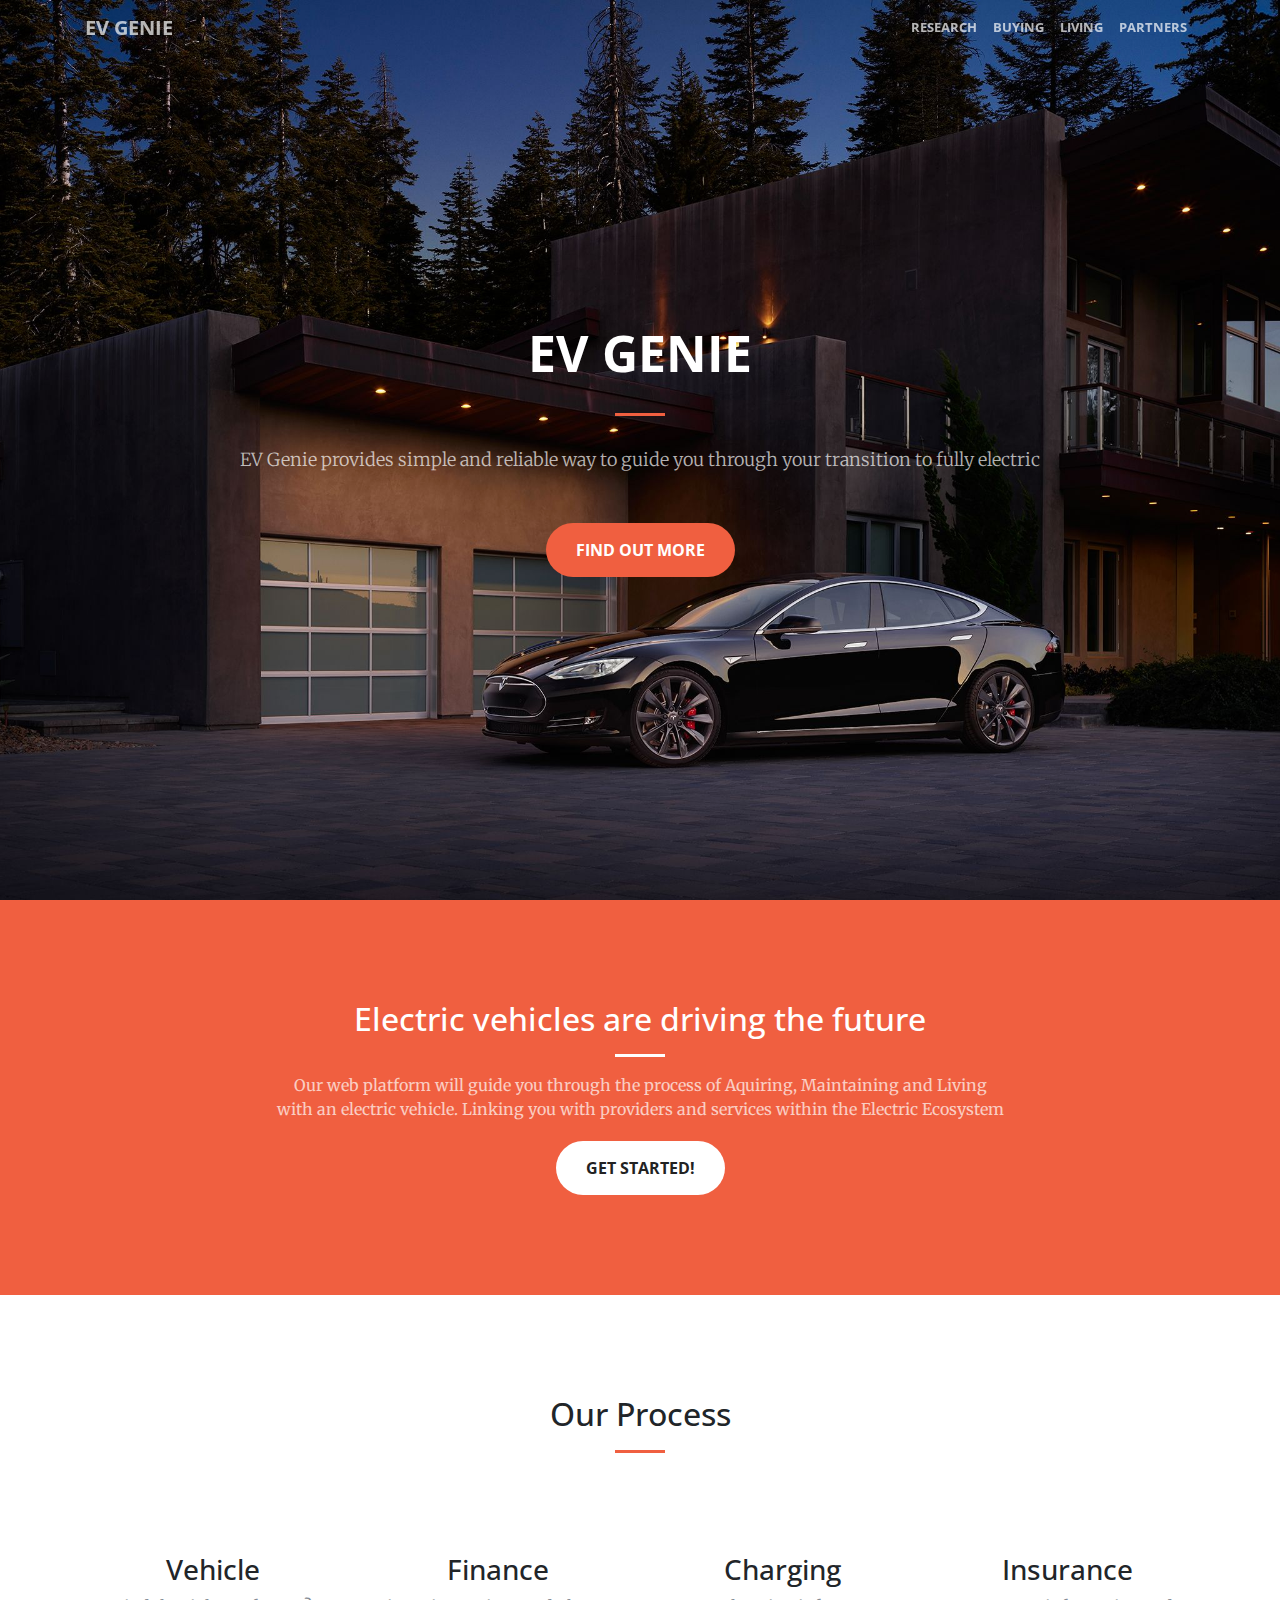
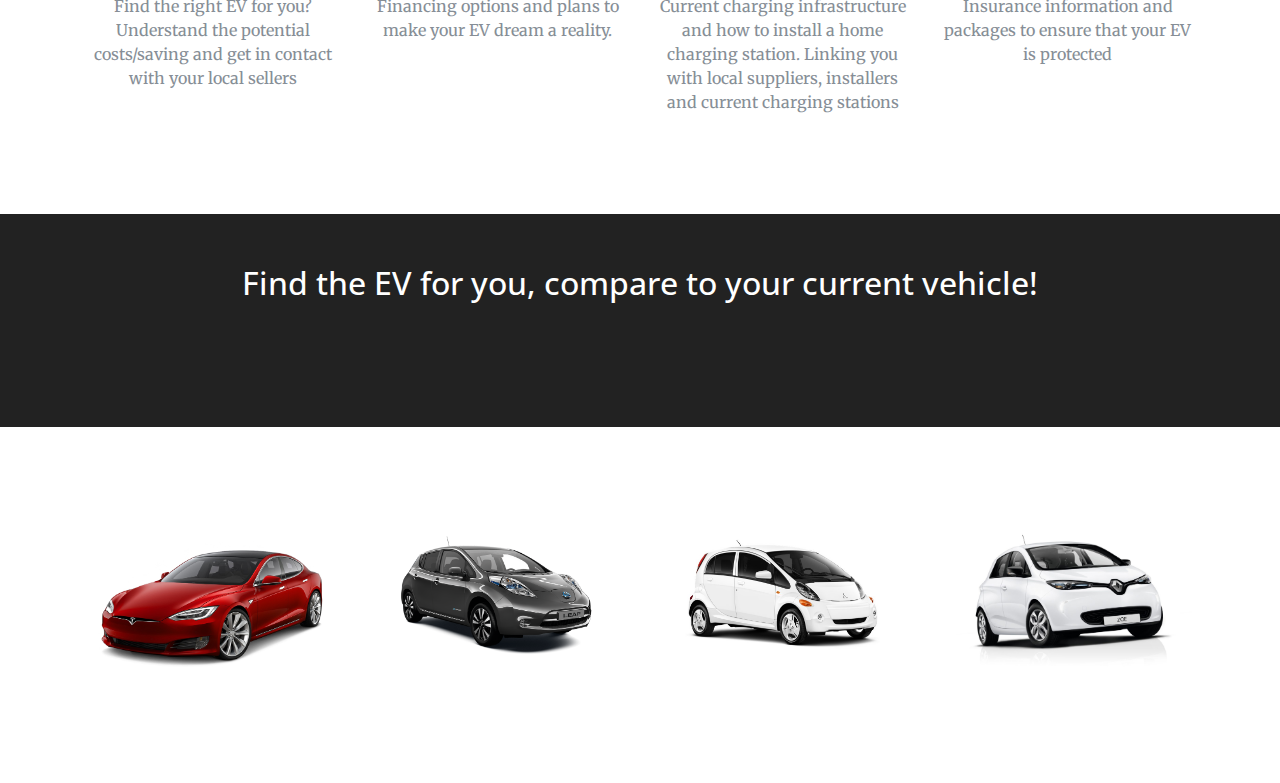
<file: index.html>
<!DOCTYPE html>
<html lang="en">

  <head>

    <meta charset="utf-8">
    <meta name="viewport" content="width=device-width, initial-scale=1, shrink-to-fit=no">
    <meta name="description" content="">
    <meta name="author" content="">

    <title>EV Genie</title>

    <!-- Bootstrap core CSS -->
    <link href="vendor/bootstrap/css/bootstrap.min.css" rel="stylesheet">

    <!-- Custom fonts for this template -->
    <link href="vendor/font-awesome/css/font-awesome.min.css" rel="stylesheet" type="text/css">
    <link href='https://fonts.googleapis.com/css?family=Open+Sans:300italic,400italic,600italic,700italic,800italic,400,300,600,700,800' rel='stylesheet' type='text/css'>
    <link href='https://fonts.googleapis.com/css?family=Merriweather:400,300,300italic,400italic,700,700italic,900,900italic' rel='stylesheet' type='text/css'>

    <!-- Plugin CSS -->
    <link href="vendor/magnific-popup/magnific-popup.css" rel="stylesheet">

    <!-- Custom styles for this template -->
    <link href="css/creative.css" rel="stylesheet">

  </head>

  <body id="page-top">

    
    <!-- Navigation -->
    <nav class="navbar navbar-expand-lg navbar-light fixed-top" id="mainNav">
      <div class="container">
        <a class="navbar-brand js-scroll-trigger" href="#page-top">EV Genie</a>
        <button class="navbar-toggler navbar-toggler-right" type="button" data-toggle="collapse" data-target="#navbarResponsive" aria-controls="navbarResponsive" aria-expanded="false" aria-label="Toggle navigation">
          <span class="navbar-toggler-icon"></span>
        </button>
        <div class="collapse navbar-collapse" id="navbarResponsive">
          <ul class="navbar-nav ml-auto">
            <li class="nav-item">
              <a class="nav-link js-scroll-trigger" href="#about">Research</a>
            </li>
            <li class="nav-item">
              <a class="nav-link js-scroll-trigger" href="#services">Buying</a>
            </li>
            <li class="nav-item">
              <a class="nav-link js-scroll-trigger" href="#portfolio">Living</a>
            </li>
            <li class="nav-item">
              <a class="nav-link js-scroll-trigger" href="#contact">Partners</a>
            </li>
          </ul>
        </div>
      </div>
    </nav>

    <header class="masthead">
      <div class="header-content">
        <div class="header-content-inner">
          <h1 id="homeHeading">EV Genie</h1>
          <hr>
          <p>EV Genie provides simple and reliable way to guide you through your transition to fully electric</p>
          <a class="btn btn-primary btn-xl js-scroll-trigger" href="#about">Find Out More</a>
        </div>
      </div>
    </header>

    <section class="bg-primary" id="about">
      <div class="container">
        <div class="row">
          <div class="col-lg-8 mx-auto text-center">
            <h2 class="section-heading text-white">Electric vehicles are driving the future</h2>
            <hr class="light">
            <p class="text-faded">Our web platform will guide you through the process of Aquiring, Maintaining and Living with an electric vehicle. Linking you with providers and services within the Electric Ecosystem</p>
            <a class="btn btn-default btn-xl js-scroll-trigger" href="#services">Get Started!</a>
          </div>
        </div>
      </div>
    </section>

    <section id="services">
      <div class="container">
        <div class="row">
          <div class="col-lg-12 text-center">
            <h2 class="section-heading">Our Process</h2>
            <hr class="primary">
          </div>
        </div>
      </div>
      <div class="container">
        <div class="row">
          <div class="col-lg-3 col-md-6 text-center">
            <div class="service-box">
              <i class="fa fa-4x fa-car text-primary sr-icons"></i>
              <h3>Vehicle</h3>
              <p class="text-muted">Find the right EV for you? Understand the potential costs/saving and get in contact with your local sellers</p>
            </div>
          </div>
          <div class="col-lg-3 col-md-6 text-center">
            <div class="service-box">
              <i class="fa fa-4x fa-money text-primary sr-icons"></i>
              <h3>Finance</h3>
              <p class="text-muted">Financing options and plans to make your EV dream a reality.</p>
            </div>
          </div>
          <div class="col-lg-3 col-md-6 text-center">
            <div class="service-box">
              <i class="fa fa-4x fa-bolt  text-primary sr-icons"></i>
              <h3>Charging</h3>
              <p class="text-muted">Current charging infrastructure and how to install a home charging station. Linking you with local suppliers, installers and current charging stations</p>
            </div>
          </div>
          <div class="col-lg-3 col-md-6 text-center">
            <div class="service-box">
              <i class="fa fa-4x fa-newspaper-o text-primary sr-icons"></i>
              <h3>Insurance</h3>
              <p class="text-muted">Insurance information and packages to ensure that your EV is protected</p>
            </div>
          </div>
        </div>
      </div>
    </section>

    <div class="call-to-action bg-dark">
      <div class="container text-center">
        <h2>Find the EV for you, compare to your current vehicle!</h2>
        <a class="btn btn-default btn-xl sr-button" href="./compare.html">Compare</a>
      </div>
    </div>

    <section id="contact">
      <div class="container">
        <div class="row">
          <div class="col-lg-3 mx-auto text-center">
            <img src="./img/model_s.jpg" alt="model s">
          </div>
          <div class="col-lg-3 mx-auto text-center">
            <img src="./img/leaf.png" alt="leaf">
          </div>
          <div class="col-lg-3 mx-auto text-center">
            <img src="./img/miev.jpg" alt="miev">
          </div>
          <div class="col-lg-3 mx-auto text-center">
            <img src="./img/renozoe.jpg" alt="renozoe">
          </div>
        </div>
    </section>

    <!-- Bootstrap core JavaScript -->
    <script src="vendor/jquery/jquery.min.js"></script>
    <script src="vendor/bootstrap/js/bootstrap.bundle.min.js"></script>

    <!-- Plugin JavaScript -->
    <script src="vendor/jquery-easing/jquery.easing.min.js"></script>
    <script src="vendor/scrollreveal/scrollreveal.min.js"></script>
    <script src="vendor/magnific-popup/jquery.magnific-popup.min.js"></script>

    <!-- Custom scripts for this template -->
    <script src="js/creative.min.js"></script>

  </body>

</html>
</file>
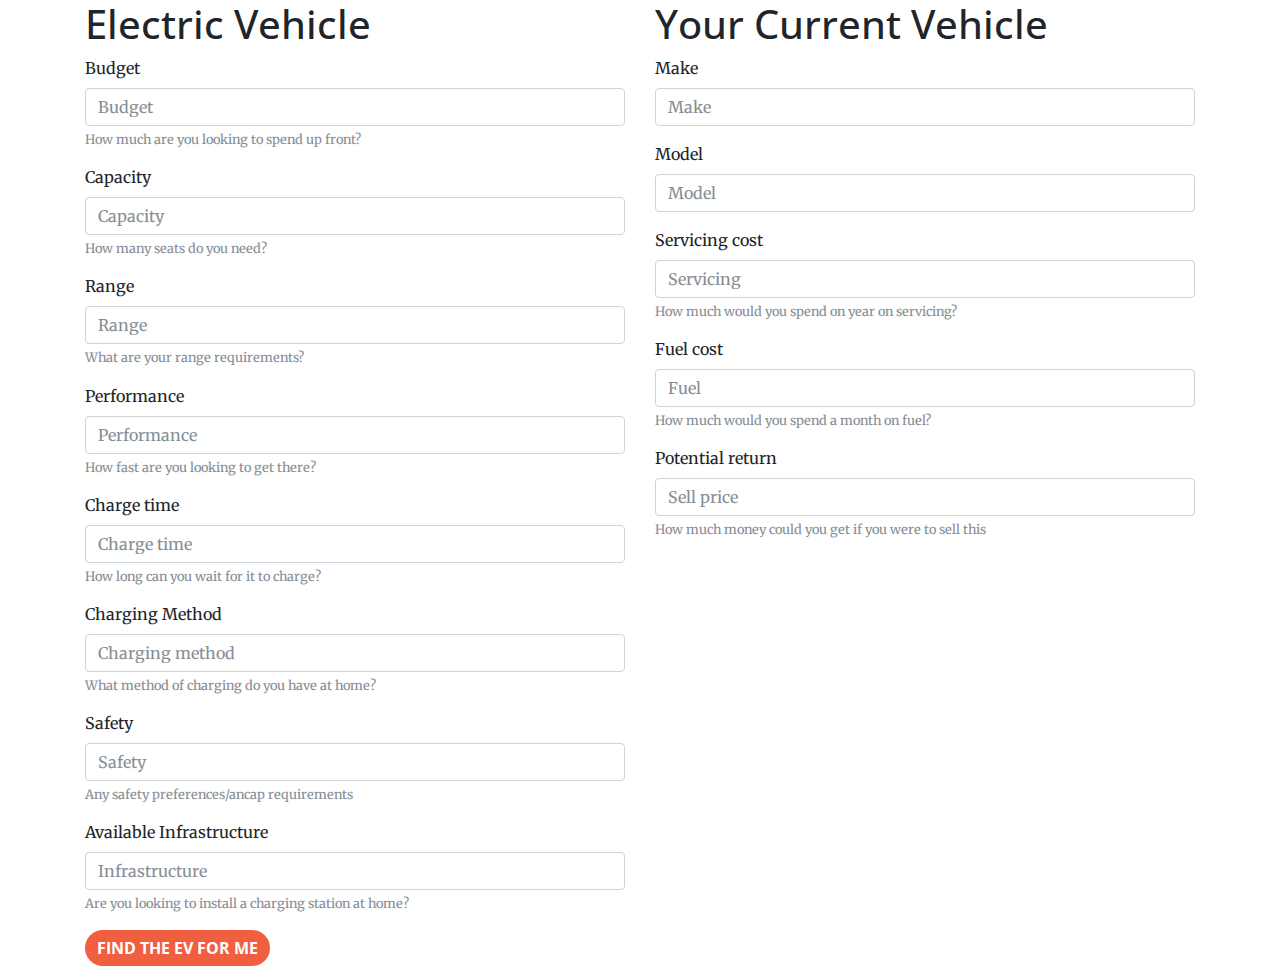
<file: compare.html>
<!DOCTYPE html>
<html lang="en">

  <head>

    <meta charset="utf-8">
    <meta name="viewport" content="width=device-width, initial-scale=1, shrink-to-fit=no">
    <meta name="description" content="">
    <meta name="author" content="">

    <title>Creative - Start Bootstrap Theme</title>

    <!-- Bootstrap core CSS -->
    <link href="vendor/bootstrap/css/bootstrap.min.css" rel="stylesheet">

    <!-- Custom fonts for this template -->
    <link href="vendor/font-awesome/css/font-awesome.min.css" rel="stylesheet" type="text/css">
    <link href='https://fonts.googleapis.com/css?family=Open+Sans:300italic,400italic,600italic,700italic,800italic,400,300,600,700,800' rel='stylesheet' type='text/css'>
    <link href='https://fonts.googleapis.com/css?family=Merriweather:400,300,300italic,400italic,700,700italic,900,900italic' rel='stylesheet' type='text/css'>

    <!-- Plugin CSS -->
    <link href="vendor/magnific-popup/magnific-popup.css" rel="stylesheet">

    <!-- Custom styles for this template -->
    <link href="css/creative.css" rel="stylesheet">

  </head>

  <body id="page-top">
  <div class="container">
    <div class="row">
      <div class="col-lg-6">
        <form>
          <div class="form-group">
            <h1>Electric Vehicle</h1>
            <label for="exampleInputEmail1">Budget</label>
            <input type="email" class="form-control" id="exampleInputEmail1" aria-describedby="emailHelp" placeholder="Budget">
            <small id="emailHelp" class="form-text text-muted">How much are you looking to spend up front?</small>
          </div>
          <div class="form-group">
            <label for="exampleInputEmail1">Capacity</label>
            <input type="email" class="form-control" id="exampleInputEmail1" aria-describedby="emailHelp" placeholder="Capacity">
            <small id="emailHelp" class="form-text text-muted">How many seats do you need?</small>
          </div>
          <div class="form-group">
            <label for="exampleInputEmail1">Range</label>
            <input type="email" class="form-control" id="exampleInputEmail1" aria-describedby="emailHelp" placeholder="Range">
            <small id="emailHelp" class="form-text text-muted">What are your range requirements?</small>
          </div>
          <div class="form-group">
            <label for="exampleInputEmail1">Performance</label>
            <input type="email" class="form-control" id="exampleInputEmail1" aria-describedby="emailHelp" placeholder="Performance">
            <small id="emailHelp" class="form-text text-muted">How fast are you looking to get there?</small>
          </div>
          <div class="form-group">
            <label for="exampleInputEmail1">Charge time</label>
            <input type="email" class="form-control" id="exampleInputEmail1" aria-describedby="emailHelp" placeholder="Charge time">
            <small id="emailHelp" class="form-text text-muted">How long can you wait for it to charge?</small>
          </div>
          <div class="form-group">
            <label for="exampleInputEmail1">Charging Method</label>
            <input type="email" class="form-control" id="exampleInputEmail1" aria-describedby="emailHelp" placeholder="Charging method">
            <small id="emailHelp" class="form-text text-muted">What method of charging do you have at home?</small>
          </div>
          <div class="form-group">
            <label for="exampleInputEmail1">Safety</label>
            <input type="email" class="form-control" id="exampleInputEmail1" aria-describedby="emailHelp" placeholder="Safety">
            <small id="emailHelp" class="form-text text-muted">Any safety preferences/ancap requirements</small>
          </div>
          <div class="form-group">
            <label for="exampleInputEmail1">Available Infrastructure</label>
            <input type="email" class="form-control" id="exampleInputEmail1" aria-describedby="emailHelp" placeholder="Infrastructure">
            <small id="emailHelp" class="form-text text-muted">Are you looking to install a charging station at home?</small>
          </div>
<!--           <div class="form-check">
            <label class="form-check-label">
              <input type="checkbox" class="form-check-input">
              Check me out
            </label>
          </div> -->
          <button type="submit" class="btn btn-primary">Find the EV for me</button>
        </form>
      </div>
      <div class="col-lg-6">
        <form>
          <div class="form-group">
            <h1>Your Current Vehicle</h1>
            <label for="exampleInputEmail1">Make</label>
            <input type="email" class="form-control" id="exampleInputEmail1" aria-describedby="emailHelp" placeholder="Make">
          </div>
          <div class="form-group">
            <label for="exampleInputEmail1">Model</label>
            <input type="email" class="form-control" id="exampleInputEmail1" aria-describedby="emailHelp" placeholder="Model">
          </div>
          <div class="form-group">
            <label for="exampleInputEmail1">Servicing cost</label>
            <input type="email" class="form-control" id="exampleInputEmail1" aria-describedby="emailHelp" placeholder="Servicing">
            <small id="emailHelp" class="form-text text-muted">How much would you spend on year on servicing?</small>
          </div>
          <div class="form-group">
            <label for="exampleInputEmail1">Fuel cost</label>
            <input type="email" class="form-control" id="exampleInputEmail1" aria-describedby="emailHelp" placeholder="Fuel">
            <small id="emailHelp" class="form-text text-muted">How much would you spend a month on fuel?</small>
          </div>
          <div class="form-group">
            <label for="exampleInputEmail1">Potential return</label>
            <input type="email" class="form-control" id="exampleInputEmail1" aria-describedby="emailHelp" placeholder="Sell price">
            <small id="emailHelp" class="form-text text-muted">How much money could you get if you were to sell this</small>
          </div>
        </form>
      </div>
    </div>
  </div>

    <!-- Bootstrap core JavaScript -->
    <script src="vendor/jquery/jquery.min.js"></script>
    <script src="vendor/bootstrap/js/bootstrap.bundle.min.js"></script>

    <!-- Plugin JavaScript -->
    <script src="vendor/jquery-easing/jquery.easing.min.js"></script>
    <script src="vendor/scrollreveal/scrollreveal.min.js"></script>
    <script src="vendor/magnific-popup/jquery.magnific-popup.min.js"></script>

    <!-- Custom scripts for this template -->
    <script src="js/creative.min.js"></script>

  </body>

</html>
</file>
<file: css/creative.css>
/*!
 * Start Bootstrap - Createive v4.0.0-beta.2 (https://startbootstrap.com/template-overviews/creative)
 * Copyright 2013-2017 Start Bootstrap
 * Licensed under MIT (https://github.com/BlackrockDigital/startbootstrap-creative/blob/master/LICENSE)
 */
body,
html {
  width: 100%;
  height: 100%; }

body {
  font-family: 'Merriweather', 'Helvetica Neue', Arial, sans-serif; }

hr {
  max-width: 50px;
  border-width: 3px;
  border-color: #F05F40; }

hr.light {
  border-color: white; }

a {
  color: #F05F40;
  -webkit-transition: all 0.2s;
  -moz-transition: all 0.2s;
  transition: all 0.2s; }
  a:focus, a:hover {
    color: #f05f40; }

h1,
h2,
h3,
h4,
h5,
h6 {
  font-family: 'Open Sans', 'Helvetica Neue', Arial, sans-serif; }

p {
  font-size: 16px;
  line-height: 1.5;
  margin-bottom: 20px; }

.bg-primary {
  background-color: #F05F40 !important; }

.bg-dark {
  color: white;
  background-color: #222222 !important; }

.text-faded {
  color: rgba(255, 255, 255, 0.7); }

section {
  padding: 100px 0; }

.section-heading {
  margin-top: 0; }

::-moz-selection {
  color: white;
  background: #222222;
  text-shadow: none; }

::selection {
  color: white;
  background: #222222;
  text-shadow: none; }

img::selection {
  color: white;
  background: transparent; }

img::-moz-selection {
  color: white;
  background: transparent; }

body {
  -webkit-tap-highlight-color: #222222; }

#mainNav {
  border-color: rgba(34, 34, 34, 0.05);
  background-color: white;
  font-family: 'Open Sans', 'Helvetica Neue', Arial, sans-serif;
  -webkit-transition: all 0.2s;
  -moz-transition: all 0.2s;
  transition: all 0.2s; }
  #mainNav .navbar-brand {
    font-weight: 700;
    text-transform: uppercase;
    color: #F05F40;
    font-family: 'Open Sans', 'Helvetica Neue', Arial, sans-serif; }
    #mainNav .navbar-brand:focus, #mainNav .navbar-brand:hover {
      color: #f05f40; }
  #mainNav .navbar-toggle {
    font-size: 12px;
    font-weight: 700;
    text-transform: uppercase;
    color: #222222; }
  #mainNav .navbar-nav > li.nav-item > a.nav-link:focus,
  #mainNav .navbar-nav > li.nav-item > a.nav-link {
    font-size: 13px;
    font-weight: 700;
    text-transform: uppercase;
    color: #222222; }
    #mainNav .navbar-nav > li.nav-item > a.nav-link:focus:hover,
    #mainNav .navbar-nav > li.nav-item > a.nav-link:hover {
      color: #F05F40; }
    #mainNav .navbar-nav > li.nav-item > a.nav-link:focus.active,
    #mainNav .navbar-nav > li.nav-item > a.nav-link.active {
      color: #F05F40 !important;
      background-color: transparent; }
      #mainNav .navbar-nav > li.nav-item > a.nav-link:focus.active:hover,
      #mainNav .navbar-nav > li.nav-item > a.nav-link.active:hover {
        background-color: transparent; }
  @media (min-width: 992px) {
    #mainNav {
      border-color: rgba(255, 255, 255, 0.3);
      background-color: transparent; }
      #mainNav .navbar-brand {
        color: rgba(255, 255, 255, 0.7); }
        #mainNav .navbar-brand:focus, #mainNav .navbar-brand:hover {
          color: white; }
      #mainNav .navbar-nav > li.nav-item > a.nav-link,
      #mainNav .navbar-nav > li.nav-item > a.nav-link:focus {
        color: rgba(255, 255, 255, 0.7); }
        #mainNav .navbar-nav > li.nav-item > a.nav-link:hover,
        #mainNav .navbar-nav > li.nav-item > a.nav-link:focus:hover {
          color: white; }
      #mainNav.navbar-shrink {
        border-color: rgba(34, 34, 34, 0.05);
        background-color: white; }
        #mainNav.navbar-shrink .navbar-brand {
          font-size: 16px;
          color: #F05F40; }
          #mainNav.navbar-shrink .navbar-brand:focus, #mainNav.navbar-shrink .navbar-brand:hover {
            color: #f05f40; }
        #mainNav.navbar-shrink .navbar-nav > li.nav-item > a.nav-link,
        #mainNav.navbar-shrink .navbar-nav > li.nav-item > a.nav-link:focus {
          color: #222222; }
          #mainNav.navbar-shrink .navbar-nav > li.nav-item > a.nav-link:hover,
          #mainNav.navbar-shrink .navbar-nav > li.nav-item > a.nav-link:focus:hover {
            color: #F05F40; } }

header.masthead {
  position: relative;
  width: 100%;
  min-height: auto;
  text-align: center;
  color: white;
  background-image: url("../img/background.jpg");
  background-position: center;
  -webkit-background-size: cover;
  -moz-background-size: cover;
  -o-background-size: cover;
  background-size: cover; }
  header.masthead .header-content {
    position: relative;
    width: 100%;
    padding: 150px 15px 100px;
    text-align: center; }
    header.masthead .header-content .header-content-inner h1 {
      font-size: 30px;
      font-weight: 700;
      margin-top: 0;
      margin-bottom: 0;
      text-transform: uppercase; }
    header.masthead .header-content .header-content-inner hr {
      margin: 30px auto; }
    header.masthead .header-content .header-content-inner p {
      font-size: 16px;
      font-weight: 300;
      margin-bottom: 50px;
      color: rgba(255, 255, 255, 0.7); }
  @media (min-width: 768px) {
    header.masthead {
      height: 100%;
      min-height: 600px; }
      header.masthead .header-content {
        position: absolute;
        top: 50%;
        padding: 0 50px;
        -webkit-transform: translateY(-50%);
        -ms-transform: translateY(-50%);
        transform: translateY(-50%); }
        header.masthead .header-content .header-content-inner {
          max-width: 1000px;
          margin-right: auto;
          margin-left: auto; }
          header.masthead .header-content .header-content-inner h1 {
            font-size: 50px; }
          header.masthead .header-content .header-content-inner p {
            font-size: 18px;
            max-width: 80%;
            margin-right: auto;
            margin-left: auto; } }

.service-box {
  max-width: 400px;
  margin: 50px auto 0; }
  @media (min-width: 992px) {
    .service-box {
      margin: 20px auto 0; } }
  .service-box p {
    margin-bottom: 0; }

.portfolio-box {
  position: relative;
  display: block;
  max-width: 650px;
  margin: 0 auto; }
  .portfolio-box .portfolio-box-caption {
    position: absolute;
    bottom: 0;
    display: block;
    width: 100%;
    height: 100%;
    text-align: center;
    opacity: 0;
    color: white;
    background: rgba(240, 95, 64, 0.9);
    -webkit-transition: all 0.2s;
    -moz-transition: all 0.2s;
    transition: all 0.2s; }
    .portfolio-box .portfolio-box-caption .portfolio-box-caption-content {
      position: absolute;
      top: 50%;
      width: 100%;
      transform: translateY(-50%);
      text-align: center; }
      .portfolio-box .portfolio-box-caption .portfolio-box-caption-content .project-category,
      .portfolio-box .portfolio-box-caption .portfolio-box-caption-content .project-name {
        padding: 0 15px;
        font-family: 'Open Sans', 'Helvetica Neue', Arial, sans-serif; }
      .portfolio-box .portfolio-box-caption .portfolio-box-caption-content .project-category {
        font-size: 14px;
        font-weight: 600;
        text-transform: uppercase; }
      .portfolio-box .portfolio-box-caption .portfolio-box-caption-content .project-name {
        font-size: 18px; }
  .portfolio-box:hover .portfolio-box-caption {
    opacity: 1; }
  .portfolio-box:focus {
    outline: none; }
  @media (min-width: 768px) {
    .portfolio-box .portfolio-box-caption .portfolio-box-caption-content .project-category {
      font-size: 16px; }
    .portfolio-box .portfolio-box-caption .portfolio-box-caption-content .project-name {
      font-size: 22px; } }

.call-to-action {
  padding: 50px 0; }
  .call-to-action h2 {
    margin: 0 auto 20px; }

.text-primary {
  color: #F05F40 !important; }

.no-gutter > [class*='col-'] {
  padding-right: 0;
  padding-left: 0; }

.btn-default {
  color: #222222;
  border-color: white;
  background-color: white; }
  .btn-default.focus, .btn-default:focus {
    color: #222222;
    border-color: #bfbfbf;
    background-color: #e6e6e6; }
  .btn-default:hover {
    color: #222222;
    border-color: #e0e0e0;
    background-color: #e6e6e6; }
  .btn-default.active, .btn-default:active,
  .open > .btn-default.dropdown-toggle {
    color: #222222;
    border-color: #e0e0e0;
    background-color: #e6e6e6; }
    .btn-default.active.focus, .btn-default.active:focus, .btn-default.active:hover, .btn-default:active.focus, .btn-default:active:focus, .btn-default:active:hover,
    .open > .btn-default.dropdown-toggle.focus,
    .open > .btn-default.dropdown-toggle:focus,
    .open > .btn-default.dropdown-toggle:hover {
      color: #222222;
      border-color: #bfbfbf;
      background-color: #d4d4d4; }
  .btn-default.active, .btn-default:active,
  .open > .btn-default.dropdown-toggle {
    background-image: none; }
  .btn-default.disabled.focus, .btn-default.disabled:focus, .btn-default.disabled:hover, .btn-default[disabled].focus, .btn-default[disabled]:focus, .btn-default[disabled]:hover,
  fieldset[disabled] .btn-default.focus,
  fieldset[disabled] .btn-default:focus,
  fieldset[disabled] .btn-default:hover {
    border-color: white;
    background-color: white; }
  .btn-default .badge {
    color: white;
    background-color: #222222; }

.btn-primary {
  color: white;
  border-color: #F05F40;
  background-color: #F05F40; }
  .btn-primary.focus, .btn-primary:focus {
    color: white;
    border-color: #a4270d;
    background-color: #eb3812; }
  .btn-primary:hover {
    color: white;
    border-color: #e13612;
    background-color: #eb3812; }
  .btn-primary.active, .btn-primary:active,
  .open > .btn-primary.dropdown-toggle {
    color: white;
    border-color: #e13612;
    background-color: #eb3812; }
    .btn-primary.active.focus, .btn-primary.active:focus, .btn-primary.active:hover, .btn-primary:active.focus, .btn-primary:active:focus, .btn-primary:active:hover,
    .open > .btn-primary.dropdown-toggle.focus,
    .open > .btn-primary.dropdown-toggle:focus,
    .open > .btn-primary.dropdown-toggle:hover {
      color: white;
      border-color: #a4270d;
      background-color: #c93110; }
  .btn-primary.active, .btn-primary:active,
  .open > .btn-primary.dropdown-toggle {
    background-image: none; }
  .btn-primary.disabled.focus, .btn-primary.disabled:focus, .btn-primary.disabled:hover, .btn-primary[disabled].focus, .btn-primary[disabled]:focus, .btn-primary[disabled]:hover,
  fieldset[disabled] .btn-primary.focus,
  fieldset[disabled] .btn-primary:focus,
  fieldset[disabled] .btn-primary:hover {
    border-color: #F05F40;
    background-color: #F05F40; }
  .btn-primary .badge {
    color: #F05F40;
    background-color: white; }

.btn {
  font-weight: 700;
  text-transform: uppercase;
  border: none;
  border-radius: 300px;
  font-family: 'Open Sans', 'Helvetica Neue', Arial, sans-serif; }

.btn-xl {
  padding: 15px 30px; }

img {
    max-width: 100%;
    max-height: 100%;
}
</file>
